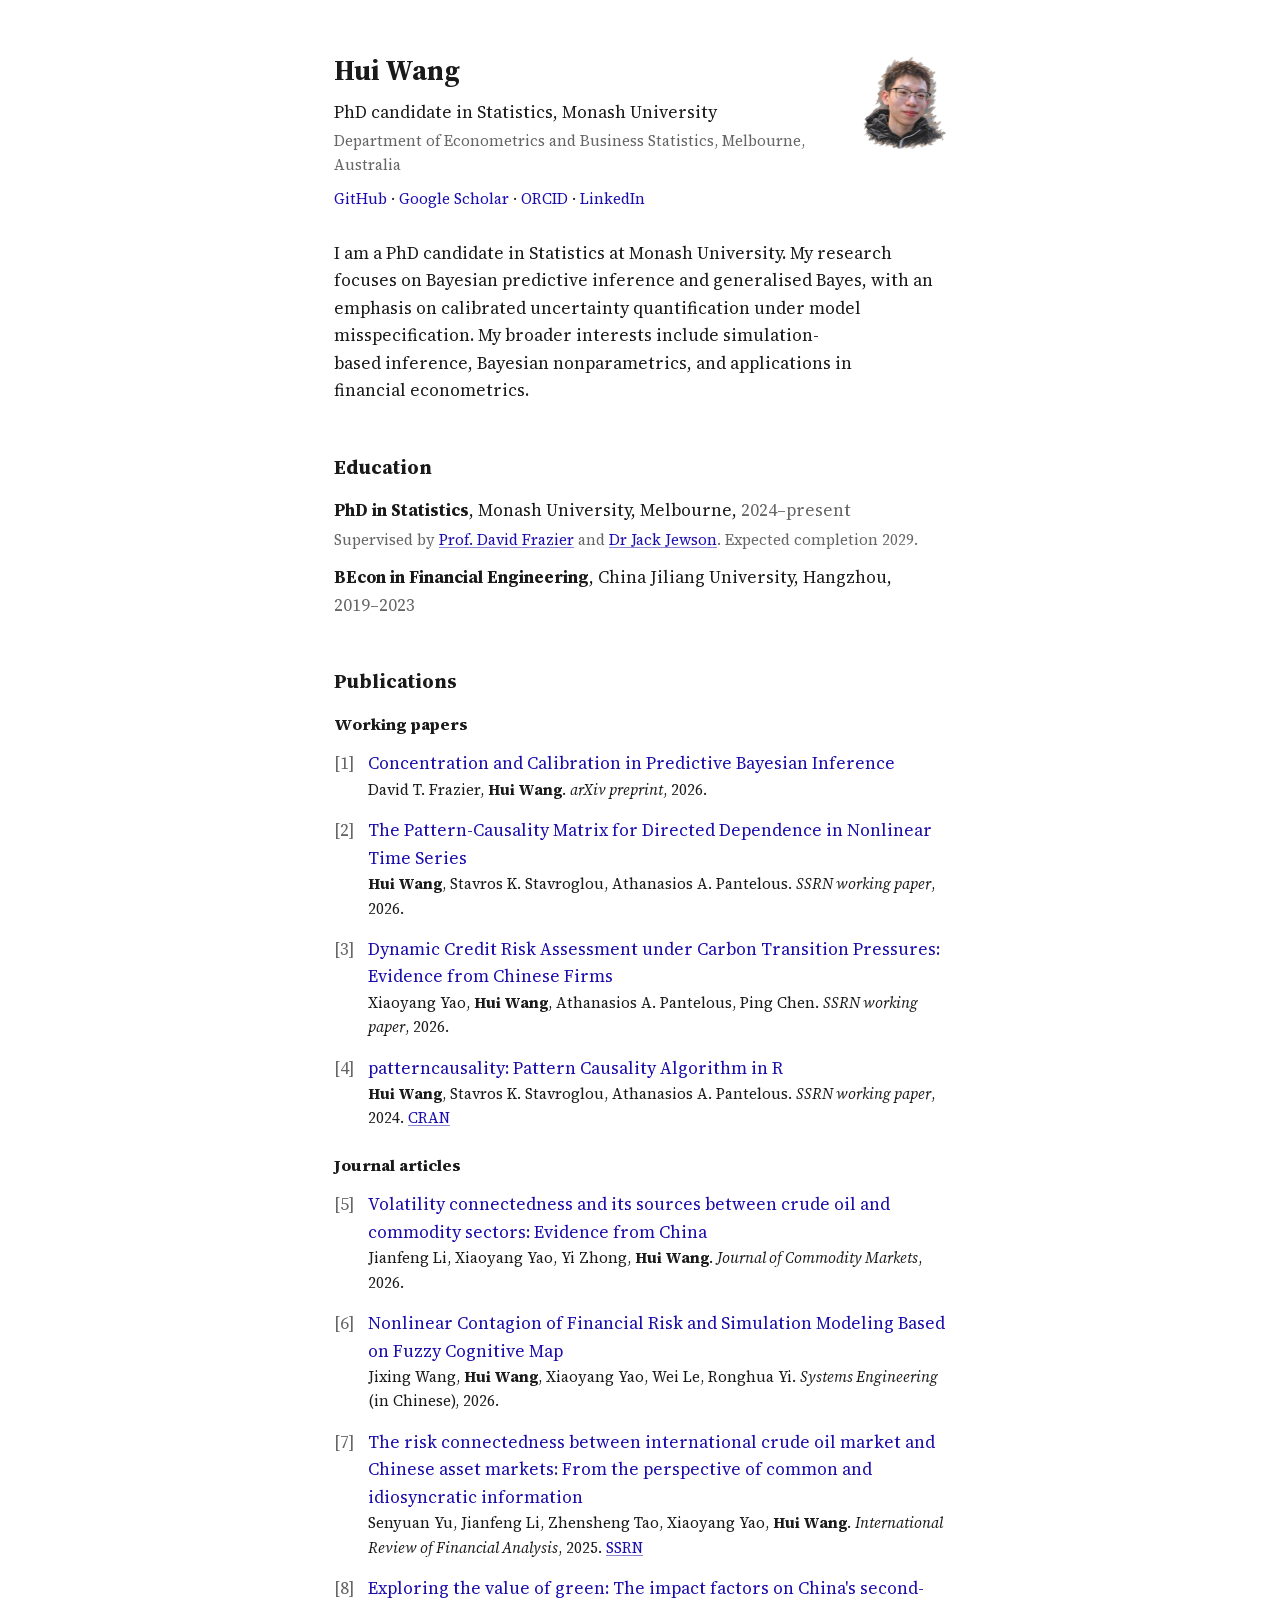
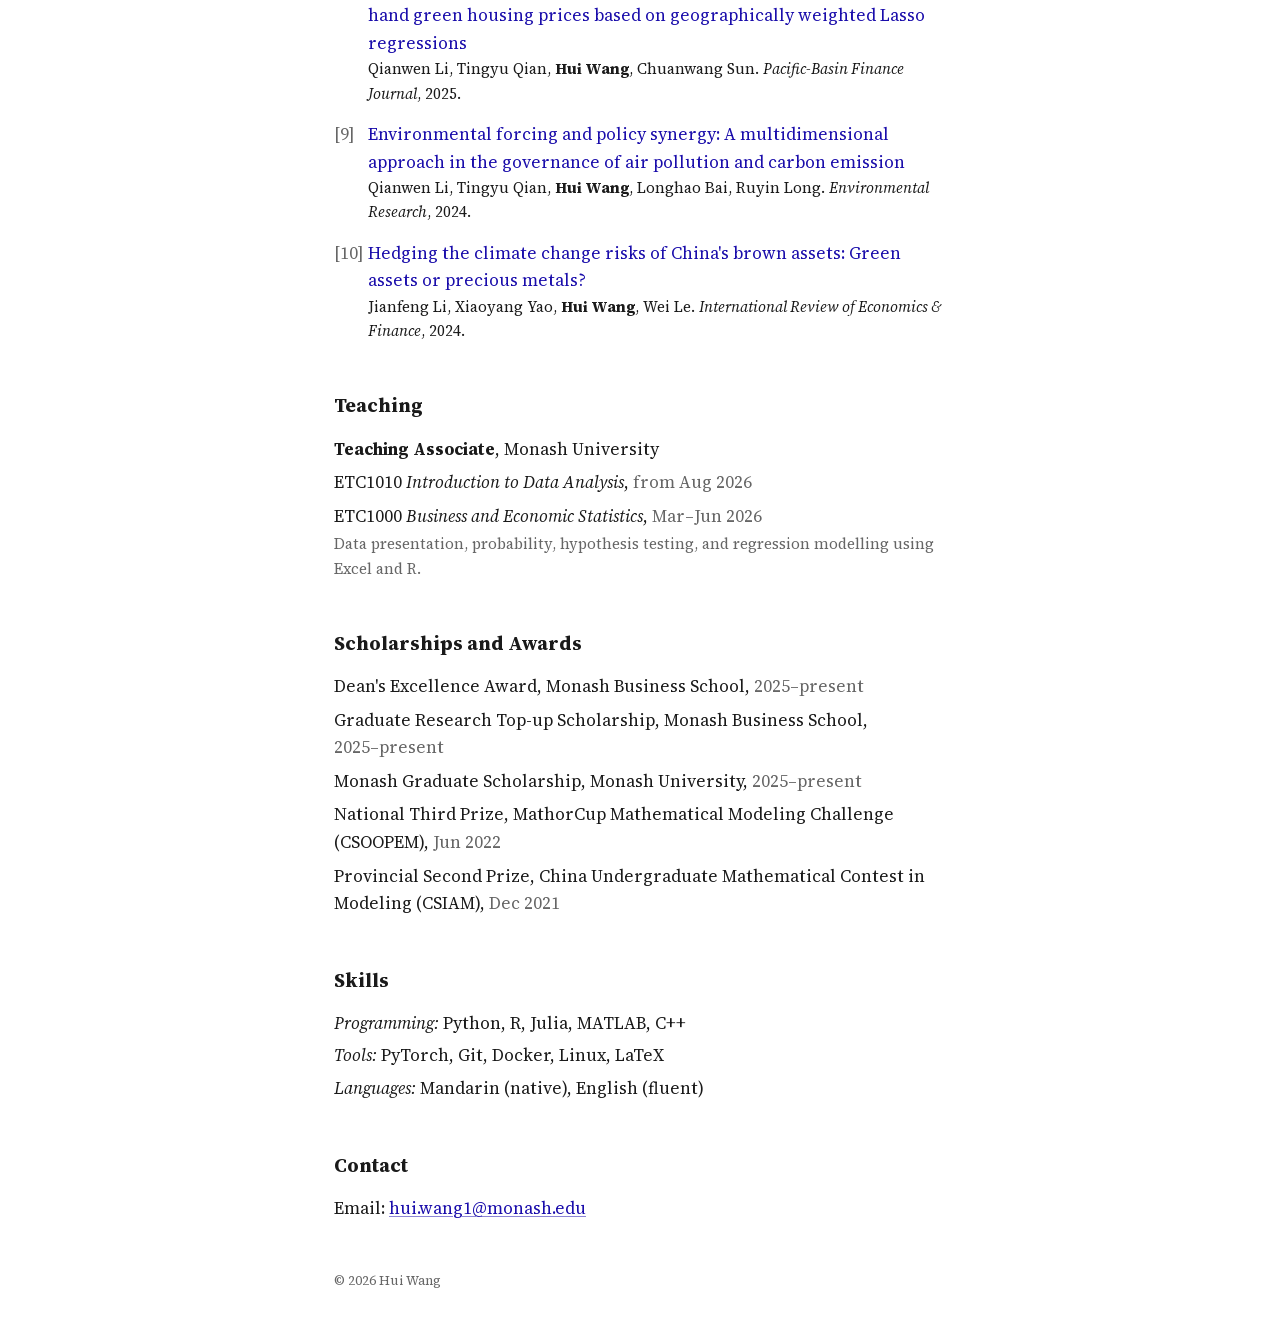
<file: index.html>
<!doctype html>
<html lang="en">
	<head>
		<meta charset="utf-8" />
		<meta name="viewport" content="width=device-width, initial-scale=1" />
		<link rel="icon" href="./favicon-w.svg" />
		<meta name="theme-color" media="(prefers-color-scheme: light)" content="#ffffff" />
		<meta name="theme-color" media="(prefers-color-scheme: dark)" content="#191817" />
		<link
			rel="preload"
			href="./fonts/source-serif-4-variable.woff2"
			as="font"
			type="font/woff2"
			crossorigin
		/>
		<!--1uha8ag--><meta name="description" content="Hui Wang is a PhD candidate in Statistics at Monash University working on Bayesian predictive inference, generalised Bayes, simulation-based inference, and financial econometrics."/> <meta property="og:title" content="Hui Wang"/> <meta property="og:description" content="Hui Wang is a PhD candidate in Statistics at Monash University working on Bayesian predictive inference, generalised Bayes, simulation-based inference, and financial econometrics."/> <meta property="og:type" content="profile"/> <meta property="og:url" content="https://huiwang.im/"/> <meta property="og:image" content="https://huiwang.im/og-image.png"/> <meta property="og:image:width" content="1200"/> <meta property="og:image:height" content="630"/> <meta name="twitter:card" content="summary_large_image"/> <link rel="canonical" href="https://huiwang.im/"/> <link rel="alternate" type="application/pdf" title="Curriculum vitae (PDF)" href="/cv.pdf"/> <!----><script type="application/ld+json">{"@context":"https://schema.org","@type":"Person","name":"Hui Wang","jobTitle":"PhD candidate in Statistics","affiliation":{"@type":"CollegeOrUniversity","name":"Monash University"},"sameAs":["https://github.com/hwstat","https://scholar.google.com/citations?user=_FRaLycAAAAJ&hl=en","https://orcid.org/0009-0006-0095-0243","https://www.linkedin.com/in/hwstat"]}</script><!----><!----><title>Hui Wang</title>
		<link href="./_app/immutable/assets/_layout.CxS8RR5k.css" rel="stylesheet">
	</head>
	<body>
		<div style="display: contents"><!--[--><!--[0--><!--[--><!--[--><div class="min-h-screen bg-paper font-serif text-[17px] leading-[1.62] text-ink [hyphens:auto] print:text-[10.5pt] print:leading-[1.4] print:text-black print:[hyphens:manual]"><main class="mx-auto max-w-[660px] px-[24px] py-[48px]"><header class="[display:flow-root]"><img src="/_app/immutable/assets/avatar.Opx3bDz8.webp" alt="Hui Wang" class="float-right mt-[8px] mb-[10px] ml-[20px] h-[94px] w-auto print:hidden"/> <h1 class="m-0 text-[28px] font-bold print:text-[20pt]">Hui Wang</h1> <p class="mt-[6px]">PhD candidate in Statistics, Monash University</p> <p class="mt-[2px] text-[15px] text-muted print:text-[9.5pt]">Department of Econometrics and Business Statistics, Melbourne, Australia</p> <p class="mt-[6pt] hidden text-[9.5pt] print:block"><a href="mailto:hui.wang1@monash.edu">hui.wang1@monash.edu</a><!--[--><!----> · <a href="https://github.com/hwstat">github.com/hwstat</a><!----> · <a href="https://www.linkedin.com/in/hwstat">linkedin.com/in/hwstat</a><!----> · <a href="https://orcid.org/0009-0006-0095-0243">orcid.org/0009-0006-0095-0243</a><!--]--></p> <p class="mt-[8pt] hidden text-[10.5pt] print:block"><i>Research interests:</i> Bayesian predictive inference, generalised Bayes, calibrated uncertainty quantification, simulation-based inference, Bayesian nonparametrics, financial econometrics.</p> <p class="mt-[10px] text-[15px] print:hidden"><!--[--><!--[-1--><!--]--><a class="whitespace-nowrap" href="https://github.com/hwstat" target="_blank" rel="noopener">GitHub</a><!--[0--> · <!--]--><a class="whitespace-nowrap" href="https://scholar.google.com/citations?user=_FRaLycAAAAJ&amp;hl=en" target="_blank" rel="noopener">Google Scholar</a><!--[0--> · <!--]--><a class="whitespace-nowrap" href="https://orcid.org/0009-0006-0095-0243" target="_blank" rel="noopener">ORCID</a><!--[0--> · <!--]--><a class="whitespace-nowrap" href="https://www.linkedin.com/in/hwstat" target="_blank" rel="noopener">LinkedIn</a><!--]--></p></header> <p class="mt-[28px] text-pretty print:hidden">I am a PhD candidate in Statistics at Monash University. My research focuses on Bayesian predictive inference and generalised Bayes, with an emphasis on calibrated uncertainty quantification under model misspecification. My broader interests include simulation-based inference, Bayesian nonparametrics, and applications in financial econometrics.</p> <section class="break-inside-avoid"><h2 class="section-heading">Education</h2> <!--[--><p class="mb-[3px]"><b>PhD in Statistics</b>, Monash University, Melbourne, <span class="text-muted whitespace-nowrap">2024–present</span></p> <!--[0--><p class="text-[15px] text-muted print:text-[9.5pt] mb-[12px] "><!--[0--><!---->Supervised by <a href="https://dtfrazier.github.io/" target="_blank" rel="noopener">Prof. David Frazier</a> and <a href="https://sites.google.com/view/jack-jewson-academic-profile/home" target="_blank" rel="noopener">Dr Jack Jewson</a>. Expected completion 2029.<!----><!--]--><!--[0--><span class="hidden print:inline" data-nosnippet=""> WAM 87.5/100 (HD); transferred from MPhil to PhD candidature in November 2025.</span><!--]--></p><!--]--><p class="mb-[3px]"><b>BEcon in Financial Engineering</b>, China Jiliang University, Hangzhou, <span class="text-muted whitespace-nowrap">2019–2023</span></p> <!--[0--><p class="text-[15px] text-muted print:text-[9.5pt]  hidden print:block"><!--[-1--><!--]--><!--[0--><span class="hidden print:inline" data-nosnippet=""> WAM 85.2/100.</span><!--]--></p><!--]--><!--]--></section> <section><h2 class="section-heading">Publications</h2> <p class="mb-[12px] text-[16.5px] font-bold break-after-avoid print:mb-[6pt] print:text-[10.5pt]">Working papers</p> <div class="flex flex-col gap-[15px] print:block"><!--[--><div class="grid grid-cols-[34px_1fr] break-inside-avoid print:mb-[8pt] print:grid-cols-[26pt_1fr]"><span class="text-muted">[1]</span> <div><a class="standalone-link" href="https://arxiv.org/abs/2605.00455" target="_blank" rel="noopener">Concentration and Calibration in Predictive Bayesian Inference</a> <div class="text-[15px] print:text-[9.5pt]"><!--[--><!--[-1--><!--]--><!--[-1-->David T. Frazier<!--]--><!--[0-->, <!--]--><!--[0--><b>Hui Wang</b><!--]--><!--]-->. <i>arXiv preprint</i><!--[-1--><!--]--><!--[-1--><!--]-->, 2026.<!--[-1--><!--]--></div></div></div><div class="grid grid-cols-[34px_1fr] break-inside-avoid print:mb-[8pt] print:grid-cols-[26pt_1fr]"><span class="text-muted">[2]</span> <div><a class="standalone-link" href="https://ssrn.com/abstract=6905178" target="_blank" rel="noopener">The Pattern-Causality Matrix for Directed Dependence in Nonlinear Time Series</a> <div class="text-[15px] print:text-[9.5pt]"><!--[--><!--[-1--><!--]--><!--[0--><b>Hui Wang</b><!--]--><!--[0-->, <!--]--><!--[-1-->Stavros K. Stavroglou<!--]--><!--[0-->, <!--]--><!--[-1-->Athanasios A. Pantelous<!--]--><!--]-->. <i>SSRN working paper</i><!--[-1--><!--]--><!--[-1--><!--]-->, 2026.<!--[-1--><!--]--></div></div></div><div class="grid grid-cols-[34px_1fr] break-inside-avoid print:mb-[8pt] print:grid-cols-[26pt_1fr]"><span class="text-muted">[3]</span> <div><a class="standalone-link" href="https://papers.ssrn.com/sol3/papers.cfm?abstract_id=6099786" target="_blank" rel="noopener">Dynamic Credit Risk Assessment under Carbon Transition Pressures: Evidence from Chinese Firms</a> <div class="text-[15px] print:text-[9.5pt]"><!--[--><!--[-1--><!--]--><!--[-1-->Xiaoyang Yao<!--]--><!--[0-->, <!--]--><!--[0--><b>Hui Wang</b><!--]--><!--[0-->, <!--]--><!--[-1-->Athanasios A. Pantelous<!--]--><!--[0-->, <!--]--><!--[-1-->Ping Chen<!--]--><!--]-->. <i>SSRN working paper</i><!--[-1--><!--]--><!--[-1--><!--]-->, 2026.<!--[-1--><!--]--></div></div></div><div class="grid grid-cols-[34px_1fr] break-inside-avoid print:mb-[8pt] print:grid-cols-[26pt_1fr]"><span class="text-muted">[4]</span> <div><a class="standalone-link" href="https://papers.ssrn.com/sol3/papers.cfm?abstract_id=4966221" target="_blank" rel="noopener">patterncausality: Pattern Causality Algorithm in R</a> <div class="text-[15px] print:text-[9.5pt]"><!--[--><!--[-1--><!--]--><!--[0--><b>Hui Wang</b><!--]--><!--[0-->, <!--]--><!--[-1-->Stavros K. Stavroglou<!--]--><!--[0-->, <!--]--><!--[-1-->Athanasios A. Pantelous<!--]--><!--]-->. <i>SSRN working paper</i><!--[-1--><!--]--><!--[-1--><!--]-->, 2024.<!--[0--><span> <a href="https://cran.r-project.org/package=patterncausality" target="_blank" rel="noopener">CRAN</a></span><!--]--></div></div></div><!--]--></div> <p class="mt-[22px] mb-[12px] text-[16.5px] font-bold break-after-avoid print:mt-[10pt] print:mb-[6pt] print:text-[10.5pt]">Journal articles</p> <div class="flex flex-col gap-[15px] print:block"><!--[--><div class="grid grid-cols-[34px_1fr] break-inside-avoid print:mb-[8pt] print:grid-cols-[26pt_1fr]"><span class="text-muted">[5]</span> <div><a class="standalone-link" href="https://doi.org/10.1016/j.jcomm.2026.100558" target="_blank" rel="noopener">Volatility connectedness and its sources between crude oil and commodity sectors: Evidence from China</a> <div class="text-[15px] print:text-[9.5pt]"><!--[--><!--[-1--><!--]--><!--[-1-->Jianfeng Li<!--]--><!--[0-->, <!--]--><!--[-1-->Xiaoyang Yao<!--]--><!--[0-->, <!--]--><!--[-1-->Yi Zhong<!--]--><!--[0-->, <!--]--><!--[0--><b>Hui Wang</b><!--]--><!--]-->. <i>Journal of Commodity Markets</i><!--[-1--><!--]--><!--[0--><span class="hidden print:inline"><!--[0-->, 42<!--]--><!--[0-->, 100558<!--]--></span><!--]-->, 2026.<!--[-1--><!--]--></div></div></div><div class="grid grid-cols-[34px_1fr] break-inside-avoid print:mb-[8pt] print:grid-cols-[26pt_1fr]"><span class="text-muted">[6]</span> <div><a class="standalone-link" href="https://link.cnki.net/urlid/43.1115.N.20251030.1642.006" target="_blank" rel="noopener">Nonlinear Contagion of Financial Risk and Simulation Modeling Based on Fuzzy Cognitive Map</a> <div class="text-[15px] print:text-[9.5pt]"><!--[--><!--[-1--><!--]--><!--[-1-->Jixing Wang<!--]--><!--[0-->, <!--]--><!--[0--><b>Hui Wang</b><!--]--><!--[0-->, <!--]--><!--[-1-->Xiaoyang Yao<!--]--><!--[0-->, <!--]--><!--[-1-->Wei Le<!--]--><!--[0-->, <!--]--><!--[-1-->Ronghua Yi<!--]--><!--]-->. <i>Systems Engineering</i><!--[0--> (in Chinese)<!--]--><!--[0--><span class="hidden print:inline"><!--[0-->, 44(3)<!--]--><!--[0-->, 145–158<!--]--></span><!--]-->, 2026.<!--[-1--><!--]--></div></div></div><div class="grid grid-cols-[34px_1fr] break-inside-avoid print:mb-[8pt] print:grid-cols-[26pt_1fr]"><span class="text-muted">[7]</span> <div><a class="standalone-link" href="https://doi.org/10.1016/j.irfa.2025.104662" target="_blank" rel="noopener">The risk connectedness between international crude oil market and Chinese asset markets: From the perspective of common and idiosyncratic information</a> <div class="text-[15px] print:text-[9.5pt]"><!--[--><!--[-1--><!--]--><!--[-1-->Senyuan Yu<!--]--><!--[0-->, <!--]--><!--[-1-->Jianfeng Li<!--]--><!--[0-->, <!--]--><!--[-1-->Zhensheng Tao<!--]--><!--[0-->, <!--]--><!--[-1-->Xiaoyang Yao<!--]--><!--[0-->, <!--]--><!--[0--><b>Hui Wang</b><!--]--><!--]-->. <i>International Review of Financial Analysis</i><!--[-1--><!--]--><!--[0--><span class="hidden print:inline"><!--[0-->, 108<!--]--><!--[0-->, 104662<!--]--></span><!--]-->, 2025.<!--[0--><span class="print:hidden"> <a href="https://papers.ssrn.com/sol3/papers.cfm?abstract_id=5290601" target="_blank" rel="noopener">SSRN</a></span><!--]--></div></div></div><div class="grid grid-cols-[34px_1fr] break-inside-avoid print:mb-[8pt] print:grid-cols-[26pt_1fr]"><span class="text-muted">[8]</span> <div><a class="standalone-link" href="https://doi.org/10.1016/j.pacfin.2024.102661" target="_blank" rel="noopener">Exploring the value of green: The impact factors on China's second-hand green housing prices based on geographically weighted Lasso regressions</a> <div class="text-[15px] print:text-[9.5pt]"><!--[--><!--[-1--><!--]--><!--[-1-->Qianwen Li<!--]--><!--[0-->, <!--]--><!--[-1-->Tingyu Qian<!--]--><!--[0-->, <!--]--><!--[0--><b>Hui Wang</b><!--]--><!--[0-->, <!--]--><!--[-1-->Chuanwang Sun<!--]--><!--]-->. <i>Pacific-Basin Finance Journal</i><!--[-1--><!--]--><!--[0--><span class="hidden print:inline"><!--[0-->, 90<!--]--><!--[0-->, 102661<!--]--></span><!--]-->, 2025.<!--[-1--><!--]--></div></div></div><div class="grid grid-cols-[34px_1fr] break-inside-avoid print:mb-[8pt] print:grid-cols-[26pt_1fr]"><span class="text-muted">[9]</span> <div><a class="standalone-link" href="https://doi.org/10.1016/j.envres.2024.119747" target="_blank" rel="noopener">Environmental forcing and policy synergy: A multidimensional approach in the governance of air pollution and carbon emission</a> <div class="text-[15px] print:text-[9.5pt]"><!--[--><!--[-1--><!--]--><!--[-1-->Qianwen Li<!--]--><!--[0-->, <!--]--><!--[-1-->Tingyu Qian<!--]--><!--[0-->, <!--]--><!--[0--><b>Hui Wang</b><!--]--><!--[0-->, <!--]--><!--[-1-->Longhao Bai<!--]--><!--[0-->, <!--]--><!--[-1-->Ruyin Long<!--]--><!--]-->. <i>Environmental Research</i><!--[-1--><!--]--><!--[0--><span class="hidden print:inline"><!--[0-->, 261<!--]--><!--[0-->, 119747<!--]--></span><!--]-->, 2024.<!--[-1--><!--]--></div></div></div><div class="grid grid-cols-[34px_1fr] break-inside-avoid print:mb-[8pt] print:grid-cols-[26pt_1fr]"><span class="text-muted">[10]</span> <div><a class="standalone-link" href="https://doi.org/10.1016/j.iref.2024.103426" target="_blank" rel="noopener">Hedging the climate change risks of China's brown assets: Green assets or precious metals?</a> <div class="text-[15px] print:text-[9.5pt]"><!--[--><!--[-1--><!--]--><!--[-1-->Jianfeng Li<!--]--><!--[0-->, <!--]--><!--[-1-->Xiaoyang Yao<!--]--><!--[0-->, <!--]--><!--[0--><b>Hui Wang</b><!--]--><!--[0-->, <!--]--><!--[-1-->Wei Le<!--]--><!--]-->. <i>International Review of Economics &amp; Finance</i><!--[-1--><!--]--><!--[0--><span class="hidden print:inline"><!--[0-->, 94<!--]--><!--[0-->, 103426<!--]--></span><!--]-->, 2024.<!--[-1--><!--]--></div></div></div><!--]--></div></section> <section class="break-inside-avoid"><h2 class="section-heading">Teaching</h2> <p class="mb-[6px]"><b>Teaching Associate</b>, Monash University</p> <!--[--><p class="mb-[6px]">ETC1010 <i>Introduction to Data Analysis</i>, <span class="text-muted whitespace-nowrap">from Aug 2026</span></p><p class="mb-[2px]">ETC1000 <i>Business and Economic Statistics</i>, <span class="text-muted whitespace-nowrap">Mar–Jun 2026</span></p><!--]--> <p class="text-[15px] text-muted print:text-[9.5pt]">Data presentation, probability, hypothesis testing, and regression modelling using Excel and R.</p></section> <section class="break-inside-avoid"><h2 class="section-heading">Scholarships and Awards</h2> <div class="flex flex-col gap-[6px] print:block"><!--[--><div class="print:mb-[3pt]">Dean's Excellence Award, Monash Business School, <span class="text-muted whitespace-nowrap">2025–present</span></div><div class="print:mb-[3pt]">Graduate Research Top-up Scholarship, Monash Business School, <span class="text-muted whitespace-nowrap">2025–present</span></div><div class="print:mb-[3pt]">Monash Graduate Scholarship, Monash University, <span class="text-muted whitespace-nowrap">2025–present</span></div><div class="print:mb-[3pt]">National Third Prize, MathorCup Mathematical Modeling Challenge (CSOOPEM), <span class="text-muted whitespace-nowrap">Jun 2022</span></div><div class="print:mb-[3pt]">Provincial Second Prize, China Undergraduate Mathematical Contest in Modeling (CSIAM), <span class="text-muted whitespace-nowrap">Dec 2021</span></div><!--]--></div></section> <section class="break-inside-avoid"><h2 class="section-heading">Skills</h2> <!--[--><p class="mb-[5px]"><i>Programming:</i> Python, R, Julia, MATLAB, C++</p><p class="mb-[5px]"><i>Tools:</i> PyTorch, Git, Docker, Linux, LaTeX</p><p><i>Languages:</i> Mandarin (native), English (fluent)</p><!--]--></section> <section class="print:hidden"><h2 class="section-heading">Contact</h2> <p>Email: <a href="mailto:hui.wang1@monash.edu">hui.wang1@monash.edu</a></p></section> <footer class="mt-[48px] text-[13px] text-muted print:hidden">© 2026 Hui Wang</footer> <p class="mt-[16pt] hidden text-[9pt] text-muted print:block">Last updated: September 2026</p></main></div><!--]--><!----> <span aria-hidden="true" class="invisible fixed print:hidden" style="font-family: 'Source Serif 4 Print'">A<b>A</b><i>A</i></span><!--]--><!--]--> <!--[-1--><!--]--><!--]--></div>
	</body>
</html>
</file>
<file: _app/immutable/assets/_layout.CxS8RR5k.css>
/*! tailwindcss v4.3.3 | MIT License | https://tailwindcss.com */@layer properties{@supports (((-webkit-hyphens:none)) and (not (margin-trim:inline))) or ((-moz-orient:inline) and (not (color:rgb(from red r g b)))){*,:before,:after,::backdrop{--tw-leading:initial;--tw-font-weight:initial}}}@layer theme{:root,:host{--font-sans:-apple-system, BlinkMacSystemFont, "Segoe UI", Roboto, "Helvetica Neue", "Noto Sans", Arial, sans-serif, "Apple Color Emoji", "Segoe UI Emoji", "Segoe UI Symbol", "Noto Color Emoji";--font-serif:"Source Serif 4", Georgia, serif;--font-mono:ui-monospace, SFMono-Regular, Menlo, Monaco, Consolas, "Liberation Mono", "Courier New", monospace;--color-black:#000;--font-weight-bold:700;--default-font-family:var(--font-sans);--default-mono-font-family:var(--font-mono);--color-ink:#1a1a1a;--color-muted:#666;--color-link:#1a0dab;--color-paper:#fff}}@layer base{*,:after,:before,::backdrop{box-sizing:border-box;border:0 solid;margin:0;padding:0}::file-selector-button{box-sizing:border-box;border:0 solid;margin:0;padding:0}html,:host{-webkit-text-size-adjust:100%;tab-size:4;line-height:1.5;font-family:var(--default-font-family,-apple-system, BlinkMacSystemFont, "Segoe UI", Roboto, "Helvetica Neue", "Noto Sans", Arial, sans-serif, "Apple Color Emoji", "Segoe UI Emoji", "Segoe UI Symbol", "Noto Color Emoji");font-feature-settings:var(--default-font-feature-settings,normal);font-variation-settings:var(--default-font-variation-settings,normal);-webkit-tap-highlight-color:transparent}hr{height:0;color:inherit;border-top-width:1px}abbr:where([title]){-webkit-text-decoration:underline dotted;text-decoration:underline dotted}h1,h2,h3,h4,h5,h6{font-size:inherit;font-weight:inherit}a{color:inherit;-webkit-text-decoration:inherit;text-decoration:inherit}b,strong{font-weight:bolder}code,kbd,samp,pre{font-family:var(--default-mono-font-family,ui-monospace, SFMono-Regular, Menlo, Monaco, Consolas, "Liberation Mono", "Courier New", monospace);font-feature-settings:var(--default-mono-font-feature-settings,normal);font-variation-settings:var(--default-mono-font-variation-settings,normal);font-size:1em}small{font-size:80%}sub,sup{vertical-align:baseline;font-size:75%;line-height:0;position:relative}sub{bottom:-.25em}sup{top:-.5em}table{text-indent:0;border-color:inherit;border-collapse:collapse}:-moz-focusring:where(:not(iframe)){outline:auto}progress{vertical-align:baseline}summary{display:list-item}ol,ul,menu{list-style:none}img,svg,video,canvas,audio,iframe,embed,object{vertical-align:middle;display:block}img,video{max-width:100%;height:auto}button,input,select,optgroup,textarea{font:inherit;font-feature-settings:inherit;font-variation-settings:inherit;letter-spacing:inherit;color:inherit;opacity:1;background-color:#0000;border-radius:0}::file-selector-button{font:inherit;font-feature-settings:inherit;font-variation-settings:inherit;letter-spacing:inherit;color:inherit;opacity:1;background-color:#0000;border-radius:0}:where(select:is([multiple],[size])) optgroup{font-weight:bolder}:where(select:is([multiple],[size])) optgroup option{padding-inline-start:20px}::file-selector-button{margin-inline-end:4px}::placeholder{opacity:1}@supports (not ((-webkit-appearance:-apple-pay-button))) or (contain-intrinsic-size:1px){::placeholder{color:currentColor}@supports (color:color-mix(in lab,red,red)){::placeholder{color:color-mix(in oklab,currentcolor 50%,transparent)}}}textarea{resize:vertical}::-webkit-search-decoration{-webkit-appearance:none}::-webkit-date-and-time-value{min-height:1lh;text-align:inherit}::-webkit-datetime-edit{display:inline-flex}::-webkit-datetime-edit-fields-wrapper{padding:0}::-webkit-datetime-edit{padding-block:0}::-webkit-datetime-edit-year-field{padding-block:0}::-webkit-datetime-edit-month-field{padding-block:0}::-webkit-datetime-edit-day-field{padding-block:0}::-webkit-datetime-edit-hour-field{padding-block:0}::-webkit-datetime-edit-minute-field{padding-block:0}::-webkit-datetime-edit-second-field{padding-block:0}::-webkit-datetime-edit-millisecond-field{padding-block:0}::-webkit-datetime-edit-meridiem-field{padding-block:0}::-webkit-calendar-picker-indicator{line-height:1}:-moz-ui-invalid{box-shadow:none}button,input:where([type=button],[type=reset],[type=submit]){appearance:button}::file-selector-button{appearance:button}::-webkit-inner-spin-button{height:auto}::-webkit-outer-spin-button{height:auto}[hidden]:where(:not([hidden=until-found])){display:none!important}}@layer components;@layer utilities{.invisible{visibility:hidden}.visible{visibility:visible}.absolute{position:absolute}.fixed{position:fixed}.static{position:static}.float-right{float:right}.m-0{margin:0}.mx-auto{margin-inline:auto}.mt-\[2px\]{margin-top:2px}.mt-\[6pt\]{margin-top:6pt}.mt-\[6px\]{margin-top:6px}.mt-\[8pt\]{margin-top:8pt}.mt-\[8px\]{margin-top:8px}.mt-\[10px\]{margin-top:10px}.mt-\[14px\]{margin-top:14px}.mt-\[16pt\]{margin-top:16pt}.mt-\[22px\]{margin-top:22px}.mt-\[28px\]{margin-top:28px}.mt-\[46px\]{margin-top:46px}.mt-\[48px\]{margin-top:48px}.mb-\[2px\]{margin-bottom:2px}.mb-\[3px\]{margin-bottom:3px}.mb-\[5px\]{margin-bottom:5px}.mb-\[6px\]{margin-bottom:6px}.mb-\[10px\]{margin-bottom:10px}.mb-\[12px\]{margin-bottom:12px}.ml-\[20px\]{margin-left:20px}.\[display\:flow-root\]{display:flow-root}.block{display:block}.contents{display:contents}.flex{display:flex}.grid{display:grid}.hidden{display:none}.h-\[94px\]{height:94px}.min-h-screen{min-height:100vh}.w-auto{width:auto}.max-w-\[660px\]{max-width:660px}.grow{flex-grow:1}.break-inside-avoid{break-inside:avoid}.break-after-avoid{break-after:avoid}.grid-cols-\[34px_1fr\]{grid-template-columns:34px 1fr}.flex-col{flex-direction:column}.flex-wrap{flex-wrap:wrap}.gap-\[6px\]{gap:6px}.gap-\[15px\]{gap:15px}.bg-paper{background-color:var(--color-paper)}.px-\[24px\]{padding-inline:24px}.py-\[48px\]{padding-block:48px}.font-serif{font-family:var(--font-serif)}.text-\[9\.5pt\]{font-size:9.5pt}.text-\[9pt\]{font-size:9pt}.text-\[10\.5pt\]{font-size:10.5pt}.text-\[13px\]{font-size:13px}.text-\[15px\]{font-size:15px}.text-\[16\.5px\]{font-size:16.5px}.text-\[17px\]{font-size:17px}.text-\[28px\]{font-size:28px}.leading-\[1\.62\]{--tw-leading:1.62;line-height:1.62}.font-bold{--tw-font-weight:var(--font-weight-bold);font-weight:var(--font-weight-bold)}.text-pretty{text-wrap:pretty}.text-wrap{text-wrap:wrap}.\[hyphens\:auto\]{-webkit-hyphens:auto;hyphens:auto}.whitespace-nowrap{white-space:nowrap}.text-\[\#1a0dab\]{color:#1a0dab}.text-ink{color:var(--color-ink)}.text-muted{color:var(--color-muted)}.italic{font-style:italic}.underline{text-decoration-line:underline}@media print{.print\:mt-\[10pt\]{margin-top:10pt}.print\:mb-\[3pt\]{margin-bottom:3pt}.print\:mb-\[6pt\]{margin-bottom:6pt}.print\:mb-\[8pt\]{margin-bottom:8pt}.print\:block{display:block}.print\:hidden{display:none}.print\:inline{display:inline}.print\:min-h-0{min-height:0}.print\:grid-cols-\[26pt_1fr\]{grid-template-columns:26pt 1fr}.print\:text-\[9\.5pt\]{font-size:9.5pt}.print\:text-\[10\.5pt\]{font-size:10.5pt}.print\:text-\[20pt\]{font-size:20pt}.print\:leading-\[1\.4\]{--tw-leading:1.4;line-height:1.4}.print\:\[hyphens\:manual\]{-webkit-hyphens:manual;hyphens:manual}.print\:text-black{color:var(--color-black)}}}@font-face{font-family:"Source Serif 4";font-style:normal;font-weight:200 900;font-display:swap;src:url(../../../fonts/source-serif-4-variable.woff2)format("woff2")}@font-face{font-family:"Source Serif 4";font-style:italic;font-weight:200 900;font-display:swap;src:url(../../../fonts/source-serif-4-variable-italic.woff2)format("woff2")}@font-face{font-family:"Source Serif 4 Print";font-style:normal;font-weight:400;src:url(../../../fonts/source-serif-4-v14-latin-regular.woff2)format("woff2")}@font-face{font-family:"Source Serif 4 Print";font-style:italic;font-weight:400;src:url(../../../fonts/source-serif-4-v14-latin-italic.woff2)format("woff2")}@font-face{font-family:"Source Serif 4 Print";font-style:normal;font-weight:700;src:url(../../../fonts/source-serif-4-v14-latin-700.woff2)format("woff2")}:root{color-scheme:light dark}html{background:var(--color-paper);hyphenate-limit-chars:8 4 4;-webkit-hyphenate-limit-before:4;-webkit-hyphenate-limit-after:4}@media(prefers-color-scheme:dark){:root{--color-paper:#191817;--color-ink:#e6e3dd;--color-muted:#999288;--color-link:#8a88de}}::selection{background:#d1d1d1}@supports (color:color-mix(in lab,red,red)){::selection{background:color-mix(in srgb,var(--color-ink) 20%,var(--color-paper))}}a{color:var(--color-link);text-decoration:underline;text-decoration-thickness:from-font}@supports (color:color-mix(in lab,red,red)){a{-webkit-text-decoration-color:color-mix(in srgb,currentColor 50%,transparent);text-decoration-color:color-mix(in srgb,currentColor 50%,transparent)}}a{text-underline-offset:2px}a:hover{text-decoration-color:currentColor}.section-heading{margin:46px 0 14px;font-size:20px;font-weight:700}@media print{.section-heading{border-bottom:.5pt solid;margin:16pt 0 7pt;padding-bottom:2pt;font-size:13pt}}header p a,.standalone-link,footer a{text-decoration:none}header p a:hover,.standalone-link:hover,footer a:hover{text-underline-offset:2px;text-decoration:underline}footer a{color:var(--color-muted)}header p a,footer a{padding-block:4px}@media print{@page{size:A4;margin:18mm}main{width:170mm!important;max-width:170mm!important;margin-inline:auto!important;padding:0!important}:root{--color-paper:#fff;--color-ink:#1a1a1a;--color-muted:#666;--color-link:#1a0dab;--font-serif:"Source Serif 4 Print", Georgia, serif}html{background:#fff}a{color:#000;text-decoration:none}footer a{color:inherit}.text-muted{color:#333}p,div,h1,h2{orphans:2;widows:2}}@property --tw-leading{syntax:"*";inherits:false}@property --tw-font-weight{syntax:"*";inherits:false}
</file>
